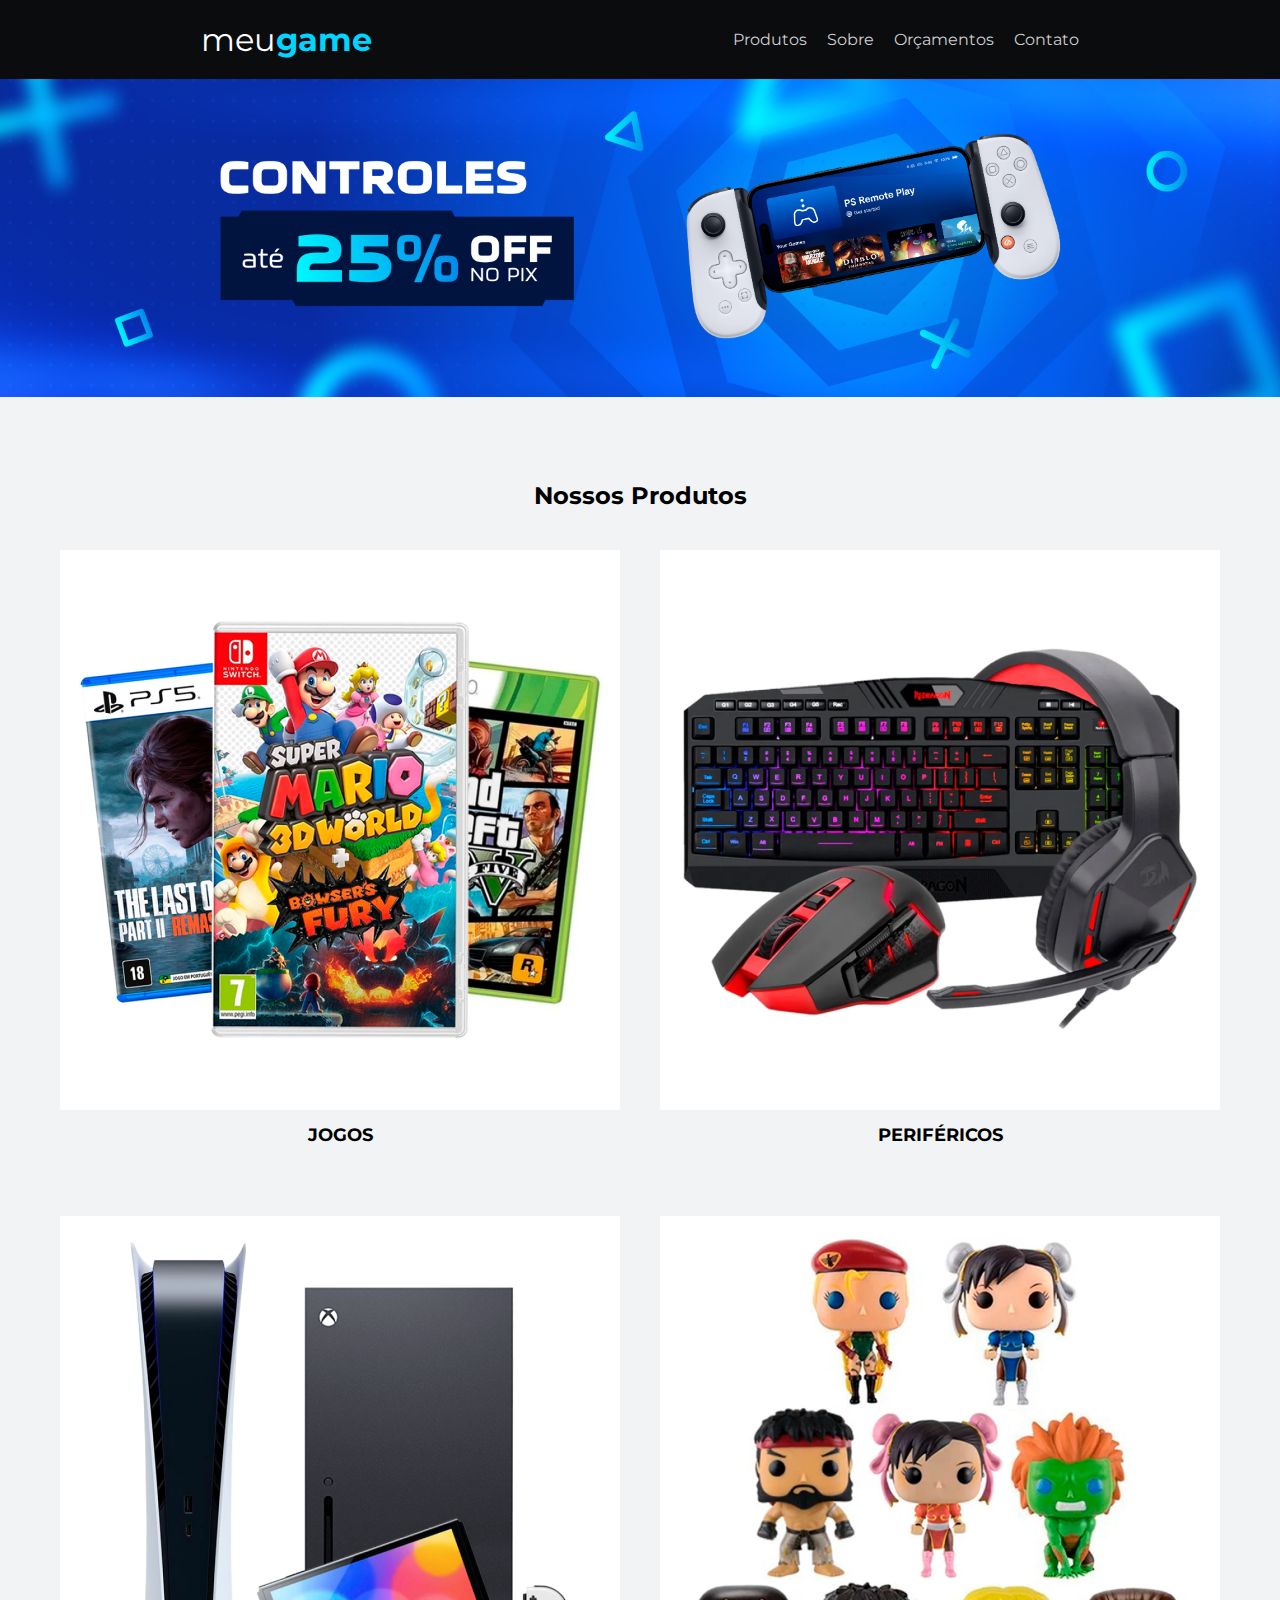
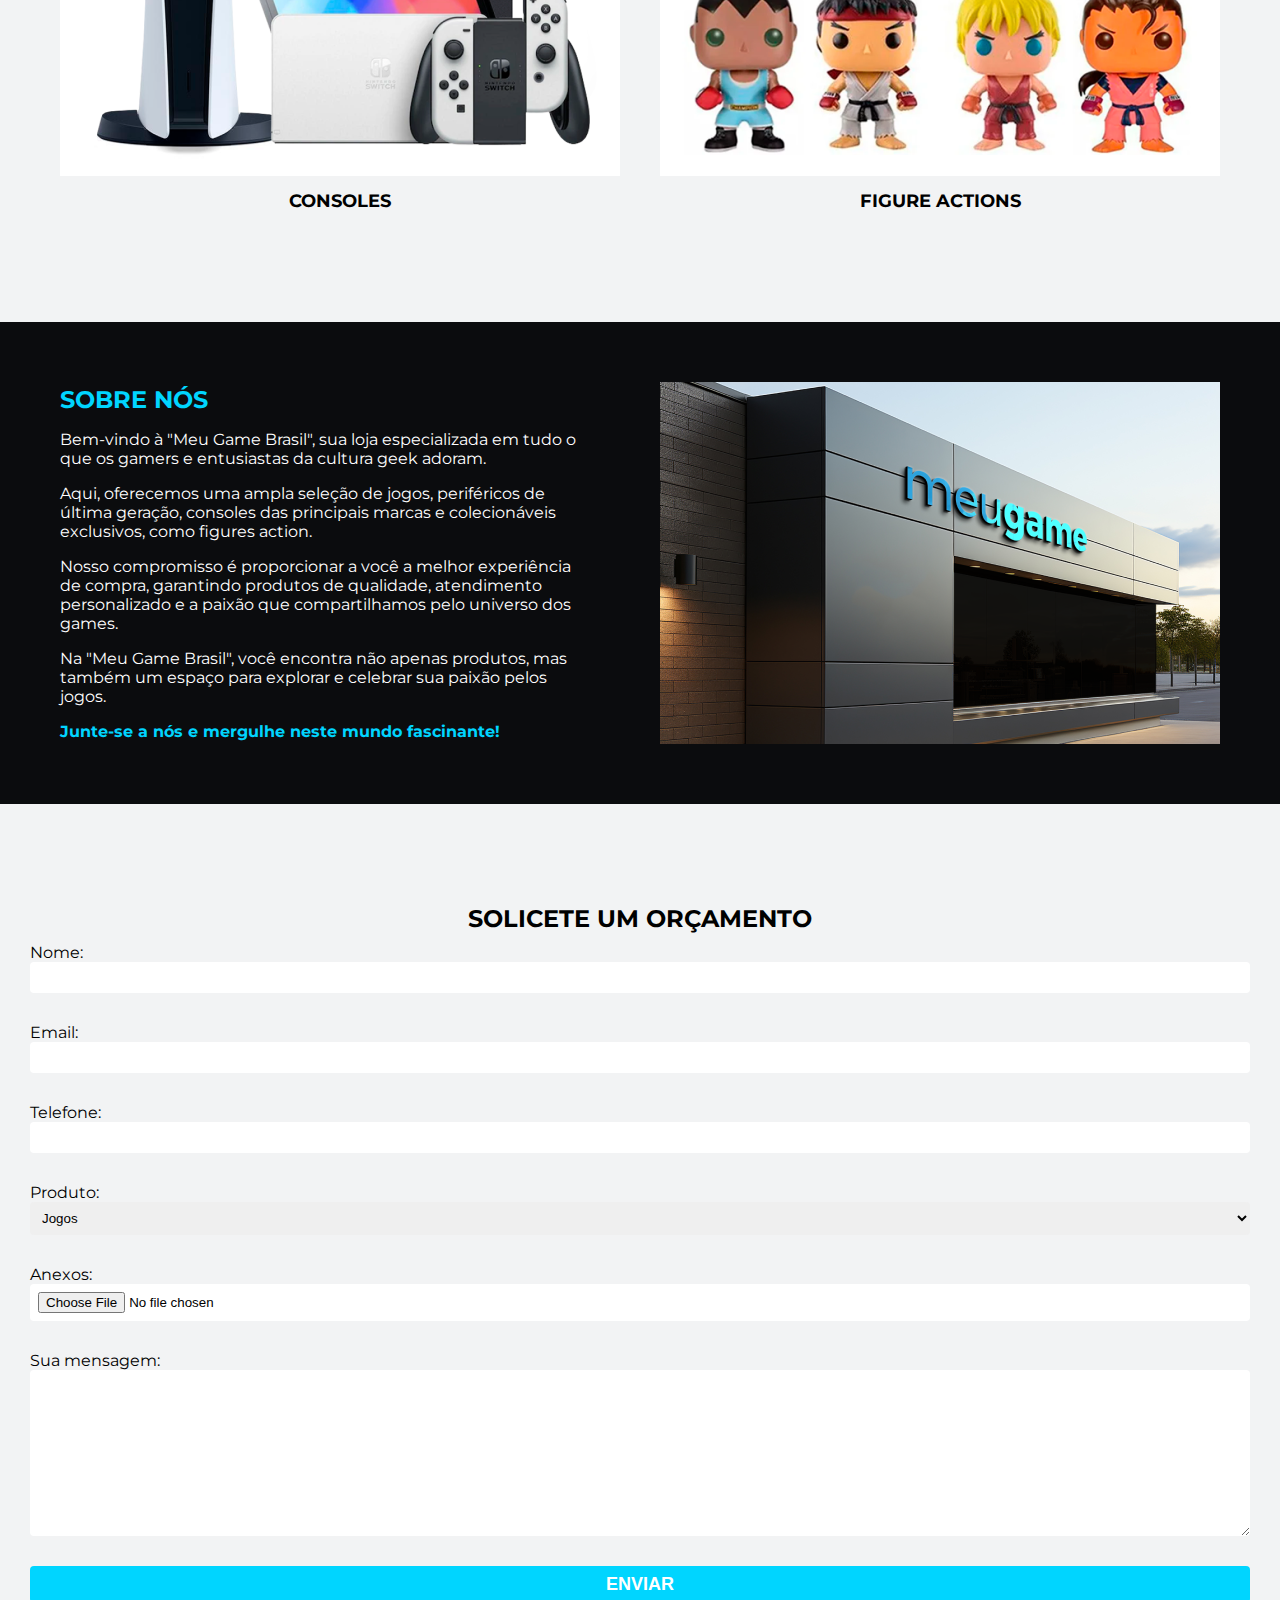
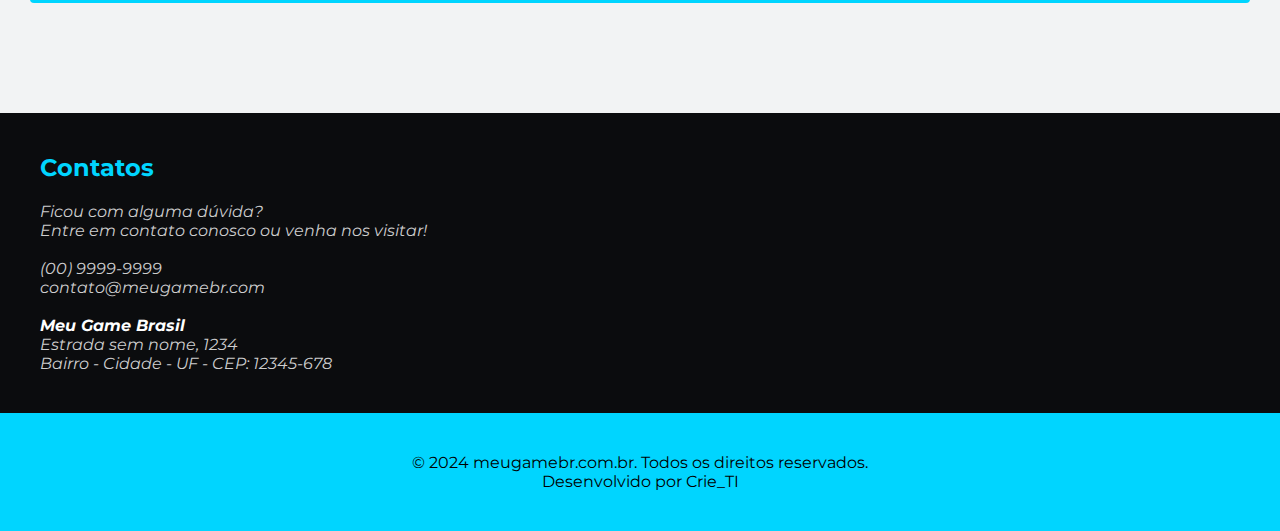
<file: Projeto_1/html/index.html>
<!DOCTYPE html>
<html lang="en">
  <head>
    <meta charset="UTF-8" />
    <meta name="viewport" content="width=device-width, initial-scale=1.0" />
    <meta name="author" content="Guilherme Possebon" />
    <link rel="stylesheet" href="../css/style.css" />
    <link rel="stylesheet" href="../css/reset.css" />
    <link rel="preconnect" href="https://fonts.googleapis.com" />
    <link rel="preconnect" href="https://fonts.gstatic.com" crossorigin />

    <link
      href="https://fonts.googleapis.com/css2?family=Montserrat:ital,wght@0,100..900;1,100..900&display=swap"
      rel="stylesheet"
    />
    <title>Meu games brasil</title>
  </head>
  <body>
    <header>
      <h1>meu<span>game</span></h1>
      <nav>
        <a href="#produtcs">Produtos</a>
        <a href="#about">Sobre</a>
        <a href="#budget">Orçamentos</a>
        <a href="#contacts">Contato</a>
      </nav>
    </header>

    <section class="sectionBanner">
      <img src="../assets/banner.png" alt="" />
    </section>

    <section class="sectionProducts" id="produtcs">
      <h2>Nossos Produtos</h2>
      <div>
        <div>
          <img src="../assets/Foto_jogos.png" alt="Foto dos jogos" />
          <p>jogos</p>
        </div>
        <div>
          <img src="../assets/Foto_perifericos.png" alt="Foto dos periféicos" />
          <p>periféricos</p>
        </div>
      </div>
      <div>
        <div>
          <img src="../assets/Foto_consoles.png" alt="Foto dos consoles" />
          <p>consoles</p>
        </div>
        <div>
          <img
            src="../assets/Foto_actions.png"
            alt="fotos das figure actions"
          />
          <p>Figure actions</p>
        </div>
      </div>
    </section>

    <section class="sectionAbout" id="about">
      <div>
        <div class="textContainer">
          <h2>Sobre nós</h2>
          <p>
            Bem-vindo à "Meu Game Brasil", sua loja especializada em tudo o que
            os gamers e entusiastas da cultura geek adoram.
          </p>
          <p>
            Aqui, oferecemos uma ampla seleção de jogos, periféricos de última
            geração, consoles das principais marcas e colecionáveis exclusivos,
            como figures action.
          </p>
          <p>
            Nosso compromisso é proporcionar a você a melhor experiência de
            compra, garantindo produtos de qualidade, atendimento personalizado
            e a paixão que compartilhamos pelo universo dos games.
          </p>
          <p>
            Na "Meu Game Brasil", você encontra não apenas produtos, mas também
            um espaço para explorar e celebrar sua paixão pelos jogos.
          </p>
          <p class="lastLine">
            Junte-se a nós e mergulhe neste mundo fascinante!
          </p>
        </div>
      </div>
      <img src="../assets/Fachada.png" alt="foto da fachada da loja" />
    </section>

    <section class="sectionBudgets" id="budget">
      <h2>Solicete um orçamento</h2>
      <form id="form">
        <label for="userName">
          Nome:
          <input type="text" name="userName" id="" />
        </label>
        <label for="userEmail">
          Email:
          <input type="email" name="userEmail" id="" />
        </label>
        <label for="userPhone">
          Telefone:
          <input
            type="tel"
            name="userPhone"
            id=""
            pattern="[0-9]{2}-[0-9]{5}-[0-9]{4}"
          />
        </label>

        <label for="productList">
          Produto:
          <select name="productList" id="">
            <option value="jogos">Jogos</option>
            <option value="consoles">Consoles</option>
            <option value="perifericos">Periféricos</option>
            <option value="figure action">Figure Action</option>
          </select>
        </label>
        <label for="files">
          Anexos:
          <input type="file" name="files" id="" />
        </label>

        <label for="userMsg">
          Sua mensagem:
          <textarea id="" name="userMsg" rows="10" cols="50"></textarea>
        </label>
        <button type="submit">Enviar</button>
      </form>
    </section>

    <section class="sectionContact" id="contacts">
      <h2>Contatos</h2>
      <address>
        Ficou com alguma dúvida? <br />
        Entre em contato conosco ou venha nos visitar! <br /><br />
        (00) 9999-9999 <br />
        contato@meugamebr.com <br /><br />
        <span>Meu Game Brasil</span> <br />

        Estrada sem nome, 1234 <br />
        Bairro - Cidade - UF - CEP: 12345-678
      </address>
    </section>
    <footer>
      © 2024 meugamebr.com.br. Todos os direitos reservados. <br />
      Desenvolvido por Crie_TI
    </footer>
  </body>
</html>
</file>
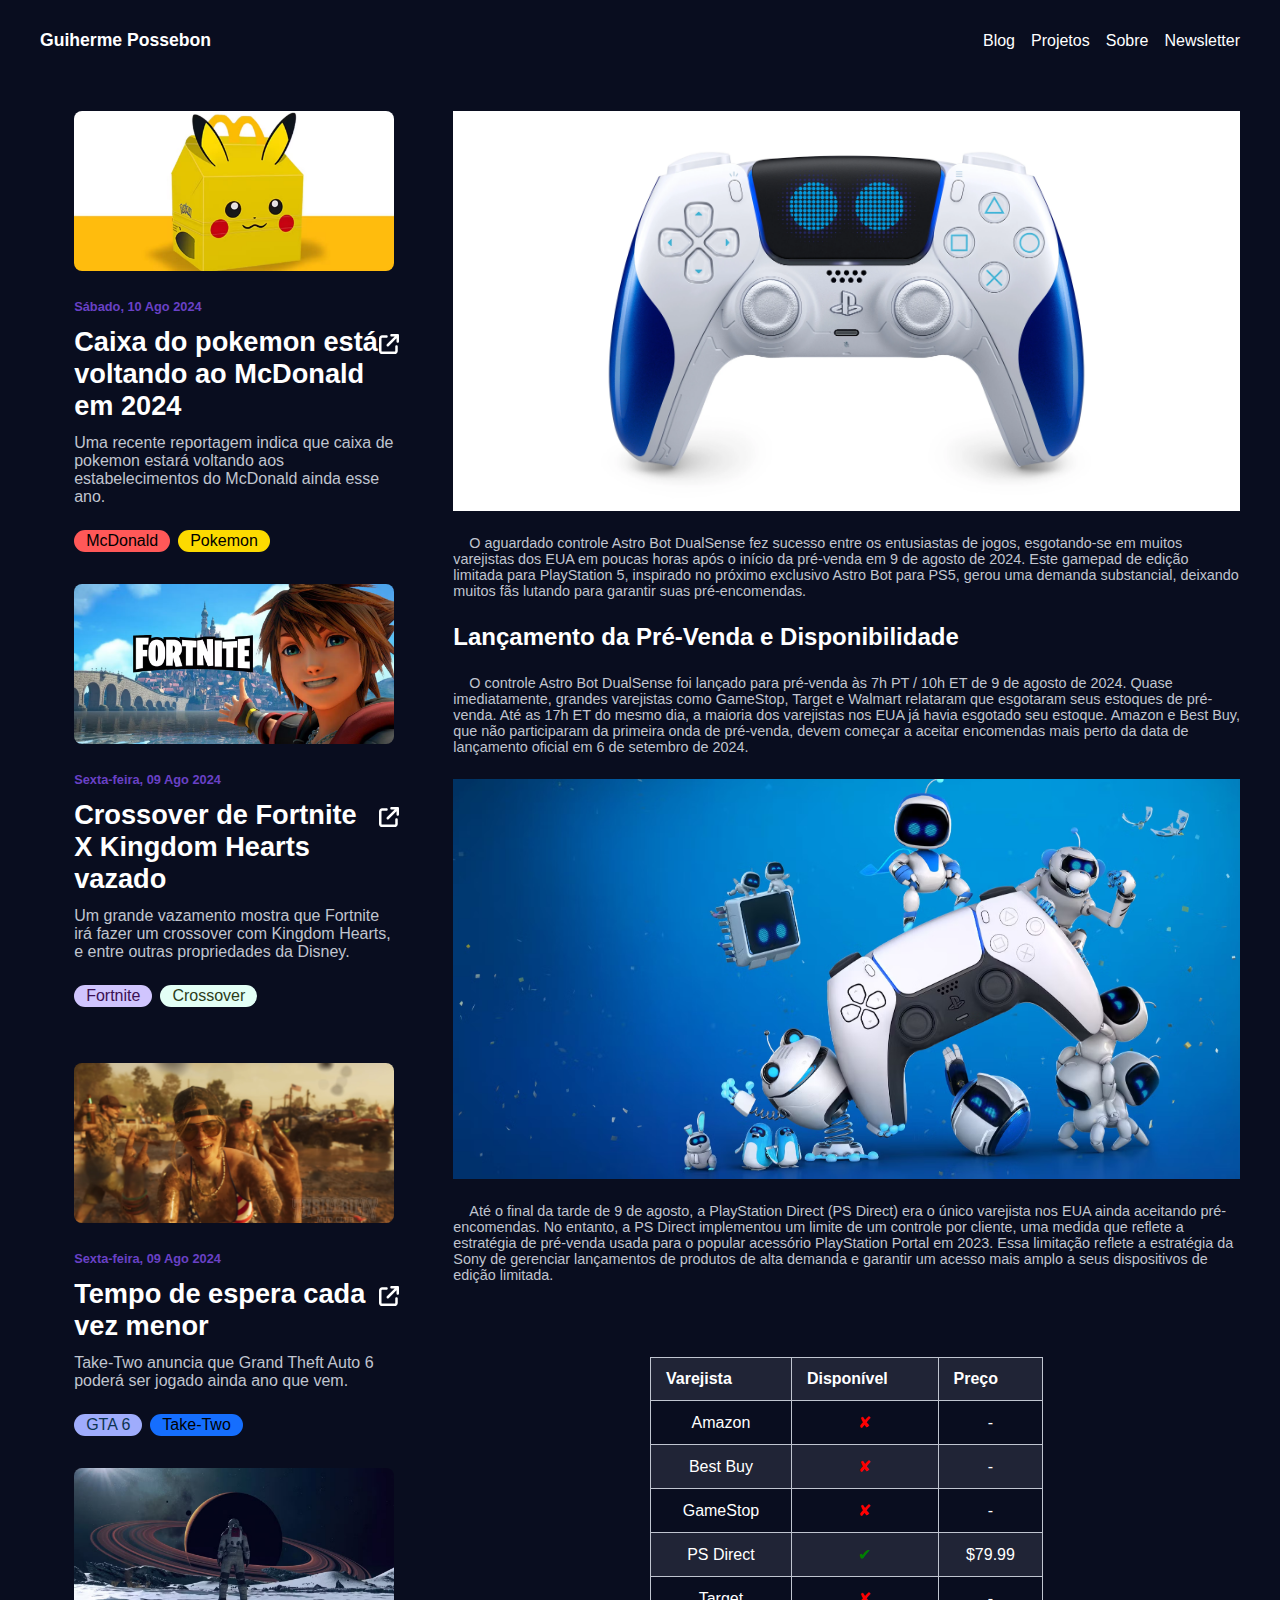
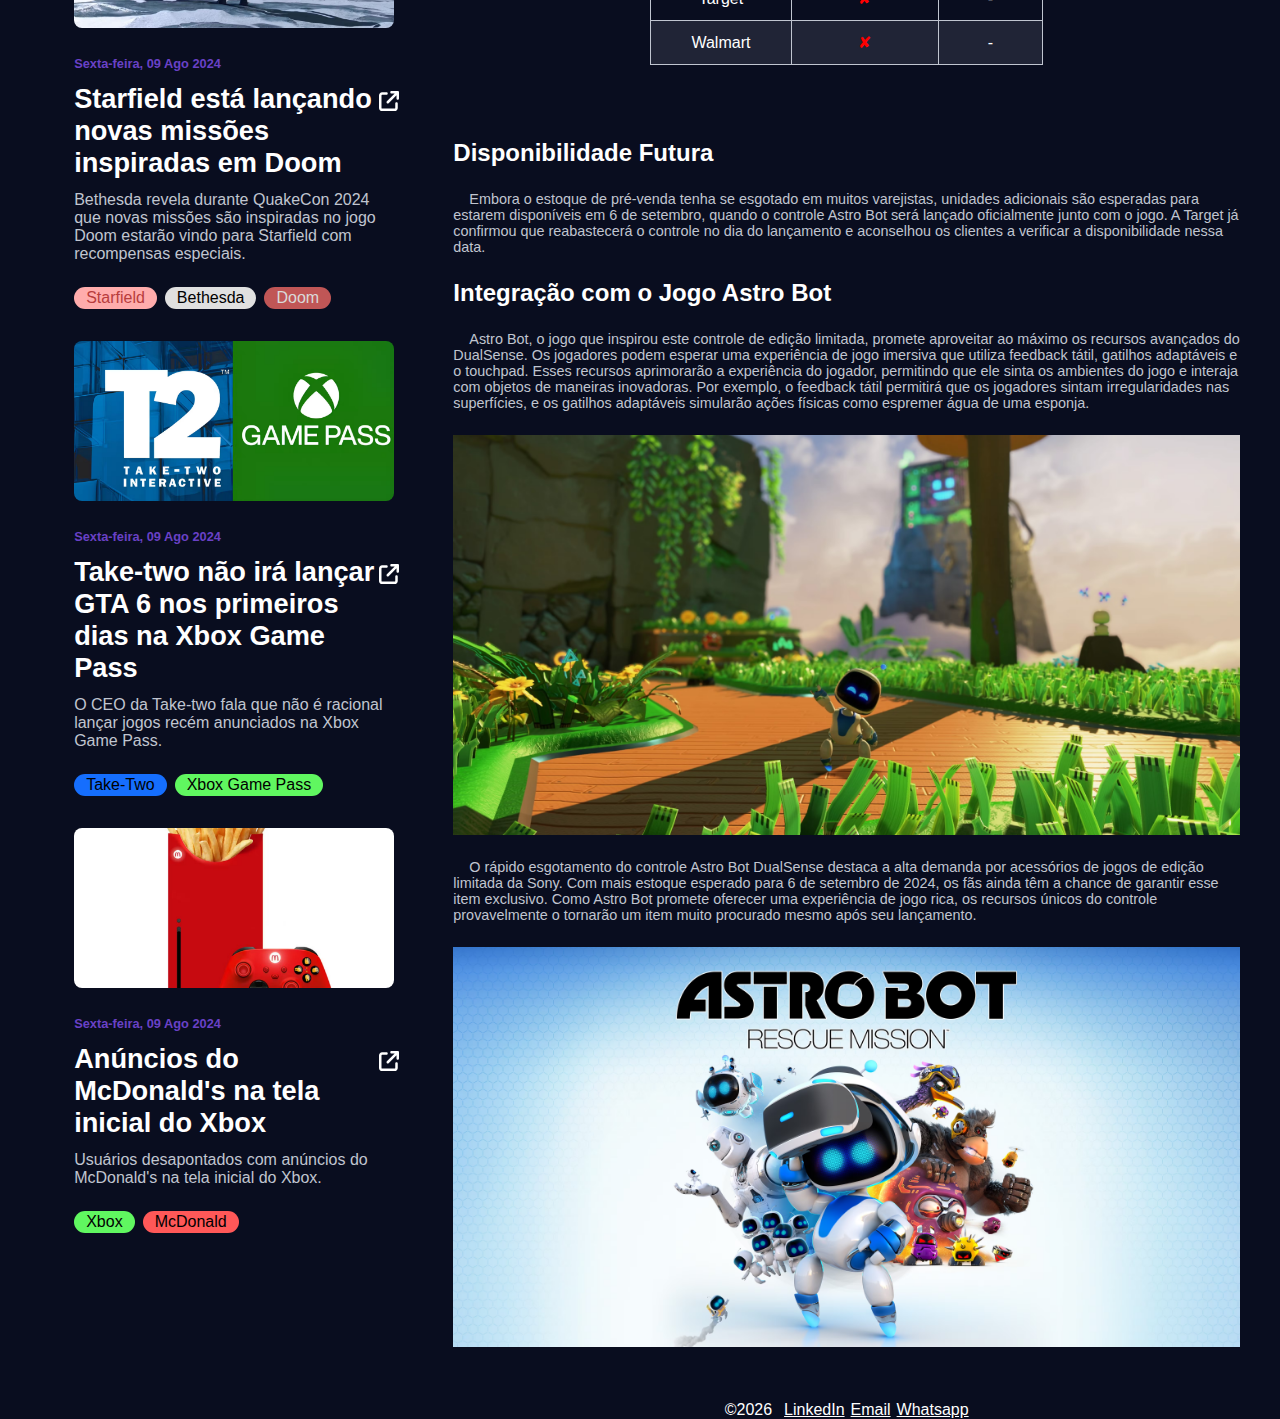
<file: TheBlog/acabou-o-estoque-do-novo-controle-de-PS5/index.html>
<!DOCTYPE html>
<html lang="en">
  <head>
    <meta charset="UTF-8" />
    <meta name="viewport" content="width=device-width, initial-scale=1.0" />
    <link rel="stylesheet" href="../css/reset.css" />
    <link rel="stylesheet" href="../css/header.css" />
    <link rel="stylesheet" href="../css/global.css" />
    <link rel="stylesheet" href="../css/variables.css" />
    <link rel="stylesheet" href="../css/footer.css" />
    <link rel="stylesheet" href="../css/mainPage/blogPostsSection.css" />
    <link rel="stylesheet" href="../css/aboutPage/aboutMeSection.css" />
    <link rel="stylesheet" href="../css/fullpostPage/FullPost.css" />
    <title>Acabou o estoque do novo controle de PS5</title>
  </head>
  <body>
    <header class="header">
      <div class="headerContainer limit">
        <a href="index.html" class="MyName">Guiherme Possebon</a>
        <nav class="navContainer">
          <a href="./index.html">Blog</a>
          <a href="../projetos/index.html">Projetos</a>
          <a href="../sobre/index.html">Sobre</a>
          <a href="../newsletter/index.html">Newsletter</a>
        </nav>
      </div>
    </header>
    <div class="contentContainer limit">
      <aside class="aside">
        <div class="postsLayout1">
          <!-- NOTE Post 1 -->
          <div class="postItems">
            <img src="../assets/pokemon.webp" alt="" class="postImg" />
            <div class="postContent">
              <p class="postDay">Sábado, 10 Ago 2024</p>
              <div class="postTitleContainer">
                <h2 class="secondTitle">
                  Caixa do pokemon está voltando ao McDonald em 2024
                </h2>
                <a
                  href="https://gamerant.com/pokemon-cards-tcg-mcdonalds-coming-back-when-2024/"
                  target="_blank"
                >
                  <svg
                    xmlns="http://www.w3.org/2000/svg"
                    height="20"
                    width="20"
                    viewBox="0 0 512 512"
                    fill="#fff"
                  >
                    <path
                      d="M320 0c-17.7 0-32 14.3-32 32s14.3 32 32 32l82.7 0L201.4 265.4c-12.5 12.5-12.5 32.8 0 45.3s32.8 12.5 45.3 0L448 109.3l0 82.7c0 17.7 14.3 32 32 32s32-14.3 32-32l0-160c0-17.7-14.3-32-32-32L320 0zM80 32C35.8 32 0 67.8 0 112L0 432c0 44.2 35.8 80 80 80l320 0c44.2 0 80-35.8 80-80l0-112c0-17.7-14.3-32-32-32s-32 14.3-32 32l0 112c0 8.8-7.2 16-16 16L80 448c-8.8 0-16-7.2-16-16l0-320c0-8.8 7.2-16 16-16l112 0c17.7 0 32-14.3 32-32s-14.3-32-32-32L80 32z"
                    />
                  </svg>
                </a>
              </div>
              <p class="postText">
                Uma recente reportagem indica que caixa de pokemon estará
                voltando aos estabelecimentos do McDonald ainda esse ano.
              </p>
            </div>
            <div class="categoriesCotainer">
              <span class="mcDonald tag">McDonald</span>
              <span class="pokemon tag">Pokemon</span>
            </div>
          </div>
          <!-- NOTE Post 3 -->
          <div class="postItems">
            <img src="../assets/fortnite.webp" alt="" class="postImg" />
            <div class="postContent">
              <p class="postDay">Sexta-feira, 09 Ago 2024</p>
              <div class="postTitleContainer">
                <h2 class="secondTitle">
                  Crossover de Fortnite X Kingdom Hearts vazado
                </h2>
                <a
                  href="https://gamerant.com/fortnite-kingdom-hearts-disney-crossovers-leaks/"
                  target="_blank"
                >
                  <svg
                    xmlns="http://www.w3.org/2000/svg"
                    height="20"
                    width="20"
                    viewBox="0 0 512 512"
                    fill="#fff"
                  >
                    <path
                      d="M320 0c-17.7 0-32 14.3-32 32s14.3 32 32 32l82.7 0L201.4 265.4c-12.5 12.5-12.5 32.8 0 45.3s32.8 12.5 45.3 0L448 109.3l0 82.7c0 17.7 14.3 32 32 32s32-14.3 32-32l0-160c0-17.7-14.3-32-32-32L320 0zM80 32C35.8 32 0 67.8 0 112L0 432c0 44.2 35.8 80 80 80l320 0c44.2 0 80-35.8 80-80l0-112c0-17.7-14.3-32-32-32s-32 14.3-32 32l0 112c0 8.8-7.2 16-16 16L80 448c-8.8 0-16-7.2-16-16l0-320c0-8.8 7.2-16 16-16l112 0c17.7 0 32-14.3 32-32s-14.3-32-32-32L80 32z"
                    />
                  </svg>
                </a>
              </div>
              <p class="postText">
                Um grande vazamento mostra que Fortnite irá fazer um crossover
                com Kingdom Hearts, e entre outras propriedades da Disney.
              </p>
              <div class="categoriesCotainer">
                <span class="fortnite tag">Fortnite</span>
                <span class="crossover tag">Crossover</span>
              </div>
            </div>
          </div>
          <!-- NOTE Post 4 -->
          <div class="postItems">
            <img
              src="../assets/gta6.webp"
              alt=""
              class="postImg differentImg"
            />
            <div class="postContent">
              <p class="postDay">Sexta-feira, 09 Ago 2024</p>
              <div class="postTitleContainer">
                <h2 class="secondTitle">Tempo de espera cada vez menor</h2>
                <a href="">
                  <svg
                    xmlns="http://www.w3.org/2000/svg"
                    height="20"
                    width="20"
                    viewBox="0 0 512 512"
                    fill="#fff"
                  >
                    <path
                      d="M320 0c-17.7 0-32 14.3-32 32s14.3 32 32 32l82.7 0L201.4 265.4c-12.5 12.5-12.5 32.8 0 45.3s32.8 12.5 45.3 0L448 109.3l0 82.7c0 17.7 14.3 32 32 32s32-14.3 32-32l0-160c0-17.7-14.3-32-32-32L320 0zM80 32C35.8 32 0 67.8 0 112L0 432c0 44.2 35.8 80 80 80l320 0c44.2 0 80-35.8 80-80l0-112c0-17.7-14.3-32-32-32s-32 14.3-32 32l0 112c0 8.8-7.2 16-16 16L80 448c-8.8 0-16-7.2-16-16l0-320c0-8.8 7.2-16 16-16l112 0c17.7 0 32-14.3 32-32s-14.3-32-32-32L80 32z"
                    />
                  </svg>
                </a>
              </div>
              <p class="postText">
                Take-Two anuncia que Grand Theft Auto 6 poderá ser jogado ainda
                ano que vem.
              </p>
            </div>
            <div class="categoriesCotainer">
              <span class="GTA6 tag">GTA 6</span>
              <span class="taketwo tag">Take-Two</span>
            </div>
          </div>
          <!-- NOTE Post 5 -->
          <div class="postItems">
            <img src="../assets/starfield.webp" alt="" class="postImg" />
            <div class="postContent">
              <p class="postDay">Sexta-feira, 09 Ago 2024</p>
              <div class="postTitleContainer">
                <h2 class="secondTitle">
                  Starfield está lançando novas missões inspiradas em Doom
                </h2>
                <a
                  href="https://gamerant.com/starfield-doom-crossover-new-quest/"
                  target="_blank"
                >
                  <svg
                    xmlns="http://www.w3.org/2000/svg"
                    height="20"
                    width="20"
                    viewBox="0 0 512 512"
                    fill="#fff"
                  >
                    <path
                      d="M320 0c-17.7 0-32 14.3-32 32s14.3 32 32 32l82.7 0L201.4 265.4c-12.5 12.5-12.5 32.8 0 45.3s32.8 12.5 45.3 0L448 109.3l0 82.7c0 17.7 14.3 32 32 32s32-14.3 32-32l0-160c0-17.7-14.3-32-32-32L320 0zM80 32C35.8 32 0 67.8 0 112L0 432c0 44.2 35.8 80 80 80l320 0c44.2 0 80-35.8 80-80l0-112c0-17.7-14.3-32-32-32s-32 14.3-32 32l0 112c0 8.8-7.2 16-16 16L80 448c-8.8 0-16-7.2-16-16l0-320c0-8.8 7.2-16 16-16l112 0c17.7 0 32-14.3 32-32s-14.3-32-32-32L80 32z"
                    />
                  </svg>
                </a>
              </div>
              <p class="postText">
                Bethesda revela durante QuakeCon 2024 que novas missões são
                inspiradas no jogo Doom estarão vindo para Starfield com
                recompensas especiais.
              </p>
            </div>
            <div class="categoriesCotainer">
              <span class="starfield tag">Starfield</span>
              <span class="bethesda tag">Bethesda</span>
              <span class="doom tag">Doom</span>
            </div>
          </div>
          <!-- NOTE Post 6 -->
          <div class="postItems">
            <img src="../assets/takeTwo.webp" alt="" class="postImg" />
            <div class="postContent">
              <p class="postDay">Sexta-feira, 09 Ago 2024</p>
              <div class="postTitleContainer">
                <h2 class="secondTitle">
                  Take-two não irá lançar GTA 6 nos primeiros dias na Xbox Game
                  Pass
                </h2>
                <a
                  href="https://gamerant.com/take-two-xbox-game-pass-day-one-releases-irrational/"
                  target="_blank"
                >
                  <svg
                    xmlns="http://www.w3.org/2000/svg"
                    height="20"
                    width="20"
                    viewBox="0 0 512 512"
                    fill="#fff"
                  >
                    <path
                      d="M320 0c-17.7 0-32 14.3-32 32s14.3 32 32 32l82.7 0L201.4 265.4c-12.5 12.5-12.5 32.8 0 45.3s32.8 12.5 45.3 0L448 109.3l0 82.7c0 17.7 14.3 32 32 32s32-14.3 32-32l0-160c0-17.7-14.3-32-32-32L320 0zM80 32C35.8 32 0 67.8 0 112L0 432c0 44.2 35.8 80 80 80l320 0c44.2 0 80-35.8 80-80l0-112c0-17.7-14.3-32-32-32s-32 14.3-32 32l0 112c0 8.8-7.2 16-16 16L80 448c-8.8 0-16-7.2-16-16l0-320c0-8.8 7.2-16 16-16l112 0c17.7 0 32-14.3 32-32s-14.3-32-32-32L80 32z"
                    />
                  </svg>
                </a>
              </div>
              <p class="postText">
                O CEO da Take-two fala que não é racional lançar jogos recém
                anunciados na Xbox Game Pass.
              </p>
            </div>
            <div class="categoriesCotainer">
              <span class="taketwo tag">Take-Two</span>
              <span class="xbox tag">Xbox Game Pass</span>
            </div>
          </div>

          <!-- NOTE Post 7 -->
          <div class="postItems">
            <img src="../assets/mcXbox.webp" alt="" class="postImg" />
            <div class="postContent">
              <p class="postDay">Sexta-feira, 09 Ago 2024</p>
              <div class="postTitleContainer">
                <h2 class="secondTitle">
                  Anúncios do McDonald's na tela inicial do Xbox
                </h2>
                <a
                  href="https://gamerant.com/xbox-mcdonalds-ad/"
                  target="_blank"
                >
                  <svg
                    xmlns="http://www.w3.org/2000/svg"
                    height="20"
                    width="20"
                    viewBox="0 0 512 512"
                    fill="#fff"
                  >
                    <path
                      d="M320 0c-17.7 0-32 14.3-32 32s14.3 32 32 32l82.7 0L201.4 265.4c-12.5 12.5-12.5 32.8 0 45.3s32.8 12.5 45.3 0L448 109.3l0 82.7c0 17.7 14.3 32 32 32s32-14.3 32-32l0-160c0-17.7-14.3-32-32-32L320 0zM80 32C35.8 32 0 67.8 0 112L0 432c0 44.2 35.8 80 80 80l320 0c44.2 0 80-35.8 80-80l0-112c0-17.7-14.3-32-32-32s-32 14.3-32 32l0 112c0 8.8-7.2 16-16 16L80 448c-8.8 0-16-7.2-16-16l0-320c0-8.8 7.2-16 16-16l112 0c17.7 0 32-14.3 32-32s-14.3-32-32-32L80 32z"
                    />
                  </svg>
                </a>
              </div>
              <p class="postText">
                Usuários desapontados com anúncios do McDonald's na tela inicial
                do Xbox.
              </p>
            </div>
            <div class="categoriesCotainer">
              <span class="xbox tag">Xbox</span>
              <span class="mcDonald tag">McDonald</span>
            </div>
          </div>
        </div>
      </aside>
      <main class="main">
        <img src="../assets/ps5.webp" alt="" />
        <p class="textStyle">
          O aguardado controle Astro Bot DualSense fez sucesso entre os
          entusiastas de jogos, esgotando-se em muitos varejistas dos EUA em
          poucas horas após o início da pré-venda em 9 de agosto de 2024. Este
          gamepad de edição limitada para PlayStation 5, inspirado no próximo
          exclusivo Astro Bot para PS5, gerou uma demanda substancial, deixando
          muitos fãs lutando para garantir suas pré-encomendas.
        </p>

        <h2>Lançamento da Pré-Venda e Disponibilidade</h2>
        <p class="textStyle">
          O controle Astro Bot DualSense foi lançado para pré-venda às 7h PT /
          10h ET de 9 de agosto de 2024. Quase imediatamente, grandes varejistas
          como GameStop, Target e Walmart relataram que esgotaram seus estoques
          de pré-venda. Até as 17h ET do mesmo dia, a maioria dos varejistas nos
          EUA já havia esgotado seu estoque. Amazon e Best Buy, que não
          participaram da primeira onda de pré-venda, devem começar a aceitar
          encomendas mais perto da data de lançamento oficial em 6 de setembro
          de 2024.
        </p>
        <img src="../assets/img1.avif" alt="" class="test" />

        <p class="textStyle">
          Até o final da tarde de 9 de agosto, a PlayStation Direct (PS Direct)
          era o único varejista nos EUA ainda aceitando pré-encomendas. No
          entanto, a PS Direct implementou um limite de um controle por cliente,
          uma medida que reflete a estratégia de pré-venda usada para o popular
          acessório PlayStation Portal em 2023. Essa limitação reflete a
          estratégia da Sony de gerenciar lançamentos de produtos de alta
          demanda e garantir um acesso mais amplo a seus dispositivos de edição
          limitada.
        </p>

        <table>
          <thead>
            <tr>
              <th>Varejista</th>
              <th>Disponível</th>
              <th>Preço</th>
            </tr>
          </thead>
          <tbody>
            <tr>
              <td>Amazon</td>
              <td><span class="cross">✘</span></td>
              <td>-</td>
            </tr>
            <tr>
              <td>Best Buy</td>
              <td><span class="cross">✘</span></td>
              <td>-</td>
            </tr>
            <tr>
              <td>GameStop</td>
              <td><span class="cross">✘</span></td>
              <td>-</td>
            </tr>
            <tr>
              <td>PS Direct</td>
              <td><span class="check">✔</span></td>
              <td>$79.99</td>
            </tr>
            <tr>
              <td>Target</td>
              <td><span class="cross">✘</span></td>
              <td>-</td>
            </tr>
            <tr>
              <td>Walmart</td>
              <td><span class="cross">✘</span></td>
              <td>-</td>
            </tr>
          </tbody>
        </table>
        <h2>Disponibilidade Futura</h2>
        <p class="textStyle">
          Embora o estoque de pré-venda tenha se esgotado em muitos varejistas,
          unidades adicionais são esperadas para estarem disponíveis em 6 de
          setembro, quando o controle Astro Bot será lançado oficialmente junto
          com o jogo. A Target já confirmou que reabastecerá o controle no dia
          do lançamento e aconselhou os clientes a verificar a disponibilidade
          nessa data.
        </p>

        <h2>Integração com o Jogo Astro Bot</h2>
        <p class="textStyle">
          Astro Bot, o jogo que inspirou este controle de edição limitada,
          promete aproveitar ao máximo os recursos avançados do DualSense. Os
          jogadores podem esperar uma experiência de jogo imersiva que utiliza
          feedback tátil, gatilhos adaptáveis e o touchpad. Esses recursos
          aprimorarão a experiência do jogador, permitindo que ele sinta os
          ambientes do jogo e interaja com objetos de maneiras inovadoras. Por
          exemplo, o feedback tátil permitirá que os jogadores sintam
          irregularidades nas superfícies, e os gatilhos adaptáveis simularão
          ações físicas como espremer água de uma esponja.
        </p>

        <img src="../assets/img2.avif" alt="" />

        <p class="textStyle">
          O rápido esgotamento do controle Astro Bot DualSense destaca a alta
          demanda por acessórios de jogos de edição limitada da Sony. Com mais
          estoque esperado para 6 de setembro de 2024, os fãs ainda têm a chance
          de garantir esse item exclusivo. Como Astro Bot promete oferecer uma
          experiência de jogo rica, os recursos únicos do controle provavelmente
          o tornarão um item muito procurado mesmo após seu lançamento.
        </p>

        <img src="../assets/img3.avif" alt="" />
        <footer id="footerInfos" class="footer limit"></footer>
      </main>
    </div>
  </body>
  <script src="../js/script.js"></script>
</html>
</file>
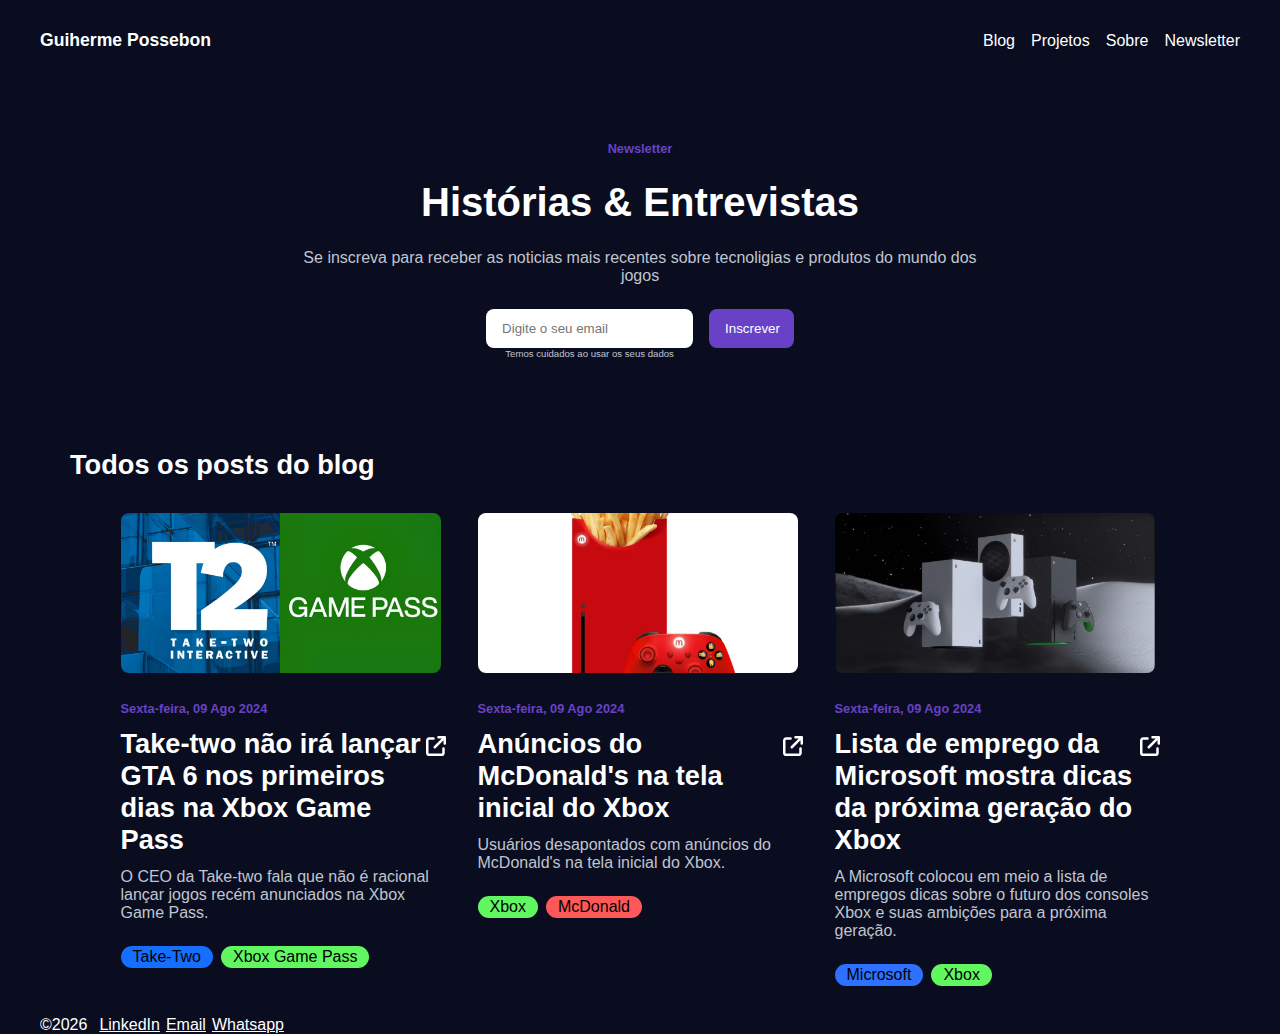
<file: TheBlog/newsletter/index.html>
<!DOCTYPE html>
<html lang="en">
  <head>
    <meta charset="UTF-8" />
    <meta name="viewport" content="width=device-width, initial-scale=1.0" />
    <link rel="stylesheet" href="../css/reset.css" />
    <link rel="stylesheet" href="../css/header.css" />
    <link rel="stylesheet" href="../css/global.css" />
    <link rel="stylesheet" href="../css/variables.css" />
    <link rel="stylesheet" href="../css/footer.css" />
    <link rel="stylesheet" href="../css/mainPage/blogPostsSection.css" />
    <link rel="stylesheet" href="../css/newsletterPage/newsletterForm.css" />
    <title>Newsletter</title>
  </head>
  <body>
    <header class="header">
      <div class="headerContainer limit">
        <a href="index.html" class="MyName">Guiherme Possebon</a>
        <nav class="navContainer">
          <a href="../index.html">Blog</a>
          <a href="../projetos/index.html">Projetos</a>
          <a href="../sobre/index.html">Sobre</a>
          <a href="index.html">Newsletter</a>
        </nav>
      </div>
    </header>
    <form class="newsletterForm">
      <p class="pageName">Newsletter</p>
      <h2 class="formTitle">Histórias & Entrevistas</h2>
      <p class="textForm">
        Se inscreva para receber as noticias mais recentes sobre tecnoligias e
        produtos do mundo dos jogos
      </p>

      <div class="formInputs">
        <div class="divInput">
          <input
            type="email"
            name="emailForm"
            id="emailForm"
            class="emailForm"
            placeholder="Digite o seu email"
          />
          <p class="privacyPolicy">Temos cuidados ao usar os seus dados</p>
        </div>
        <button type="submit" class="btnForm">Inscrever</button>
      </div>
    </form>

    <section class="newsletterPostsSection">
      <div class="newsletterContainer limit">
        <h2 class="secondTitle secondTitleWithMargin">
          Todos os posts do blog
        </h2>
        <div class="postsLayout1">
          <div class="recentPosts">
            <!-- NOTE Post 6 -->
            <div class="postItems">
              <img src="../assets/takeTwo.webp" alt="" class="postImg" />
              <div class="postContent">
                <p class="postDay">Sexta-feira, 09 Ago 2024</p>
                <div class="postTitleContainer">
                  <h2 class="secondTitle">
                    Take-two não irá lançar GTA 6 nos primeiros dias na Xbox
                    Game Pass
                  </h2>
                  <a
                    href="https://gamerant.com/take-two-xbox-game-pass-day-one-releases-irrational/"
                    target="_blank"
                  >
                    <svg
                      xmlns="http://www.w3.org/2000/svg"
                      height="20"
                      width="20"
                      viewBox="0 0 512 512"
                      fill="#fff"
                    >
                      <path
                        d="M320 0c-17.7 0-32 14.3-32 32s14.3 32 32 32l82.7 0L201.4 265.4c-12.5 12.5-12.5 32.8 0 45.3s32.8 12.5 45.3 0L448 109.3l0 82.7c0 17.7 14.3 32 32 32s32-14.3 32-32l0-160c0-17.7-14.3-32-32-32L320 0zM80 32C35.8 32 0 67.8 0 112L0 432c0 44.2 35.8 80 80 80l320 0c44.2 0 80-35.8 80-80l0-112c0-17.7-14.3-32-32-32s-32 14.3-32 32l0 112c0 8.8-7.2 16-16 16L80 448c-8.8 0-16-7.2-16-16l0-320c0-8.8 7.2-16 16-16l112 0c17.7 0 32-14.3 32-32s-14.3-32-32-32L80 32z"
                      />
                    </svg>
                  </a>
                </div>
                <p class="postText">
                  O CEO da Take-two fala que não é racional lançar jogos recém
                  anunciados na Xbox Game Pass.
                </p>
              </div>
              <div class="categoriesCotainer">
                <span class="taketwo tag">Take-Two</span>
                <span class="xbox tag">Xbox Game Pass</span>
              </div>
            </div>
            <!-- NOTE Post 7 -->
            <div class="postItems">
              <img src="../assets/mcXbox.webp" alt="" class="postImg" />
              <div class="postContent">
                <p class="postDay">Sexta-feira, 09 Ago 2024</p>
                <div class="postTitleContainer">
                  <h2 class="secondTitle">
                    Anúncios do McDonald's na tela inicial do Xbox
                  </h2>
                  <a
                    href="https://gamerant.com/xbox-mcdonalds-ad/"
                    target="_blank"
                  >
                    <svg
                      xmlns="http://www.w3.org/2000/svg"
                      height="20"
                      width="20"
                      viewBox="0 0 512 512"
                      fill="#fff"
                    >
                      <path
                        d="M320 0c-17.7 0-32 14.3-32 32s14.3 32 32 32l82.7 0L201.4 265.4c-12.5 12.5-12.5 32.8 0 45.3s32.8 12.5 45.3 0L448 109.3l0 82.7c0 17.7 14.3 32 32 32s32-14.3 32-32l0-160c0-17.7-14.3-32-32-32L320 0zM80 32C35.8 32 0 67.8 0 112L0 432c0 44.2 35.8 80 80 80l320 0c44.2 0 80-35.8 80-80l0-112c0-17.7-14.3-32-32-32s-32 14.3-32 32l0 112c0 8.8-7.2 16-16 16L80 448c-8.8 0-16-7.2-16-16l0-320c0-8.8 7.2-16 16-16l112 0c17.7 0 32-14.3 32-32s-14.3-32-32-32L80 32z"
                      />
                    </svg>
                  </a>
                </div>
                <p class="postText">
                  Usuários desapontados com anúncios do McDonald's na tela
                  inicial do Xbox.
                </p>
              </div>
              <div class="categoriesCotainer">
                <span class="xbox tag">Xbox</span>
                <span class="mcDonald tag">McDonald</span>
              </div>
            </div>
            <!-- NOTE Post 8 -->
            <div class="postItems">
              <img src="../assets/xbox.webp" alt="" class="postImg" />
              <div class="postContent">
                <p class="postDay">Sexta-feira, 09 Ago 2024</p>
                <div class="postTitleContainer">
                  <h2 class="secondTitle">
                    Lista de emprego da Microsoft mostra dicas da próxima
                    geração do Xbox
                  </h2>
                  <a
                    href="https://gamerant.com/microsoft-job-listings-next-gen-xbox-ambitions/"
                    target="_blank"
                  >
                    <svg
                      xmlns="http://www.w3.org/2000/svg"
                      height="20"
                      width="20"
                      viewBox="0 0 512 512"
                      fill="#fff"
                    >
                      <path
                        d="M320 0c-17.7 0-32 14.3-32 32s14.3 32 32 32l82.7 0L201.4 265.4c-12.5 12.5-12.5 32.8 0 45.3s32.8 12.5 45.3 0L448 109.3l0 82.7c0 17.7 14.3 32 32 32s32-14.3 32-32l0-160c0-17.7-14.3-32-32-32L320 0zM80 32C35.8 32 0 67.8 0 112L0 432c0 44.2 35.8 80 80 80l320 0c44.2 0 80-35.8 80-80l0-112c0-17.7-14.3-32-32-32s-32 14.3-32 32l0 112c0 8.8-7.2 16-16 16L80 448c-8.8 0-16-7.2-16-16l0-320c0-8.8 7.2-16 16-16l112 0c17.7 0 32-14.3 32-32s-14.3-32-32-32L80 32z"
                      />
                    </svg>
                  </a>
                </div>
                <p class="postText">
                  A Microsoft colocou em meio a lista de empregos dicas sobre o
                  futuro dos consoles Xbox e suas ambições para a próxima
                  geração.
                </p>
              </div>
              <div class="categoriesCotainer">
                <span class="microsoft tag">Microsoft</span>
                <span class="xbox tag">Xbox</span>
              </div>
            </div>
          </div>
        </div>
      </div>
    </section>

    <footer id="footerInfos" class="footer limit"></footer>
  </body>
  <script src="../js/script.js"></script>
</html>
</file>
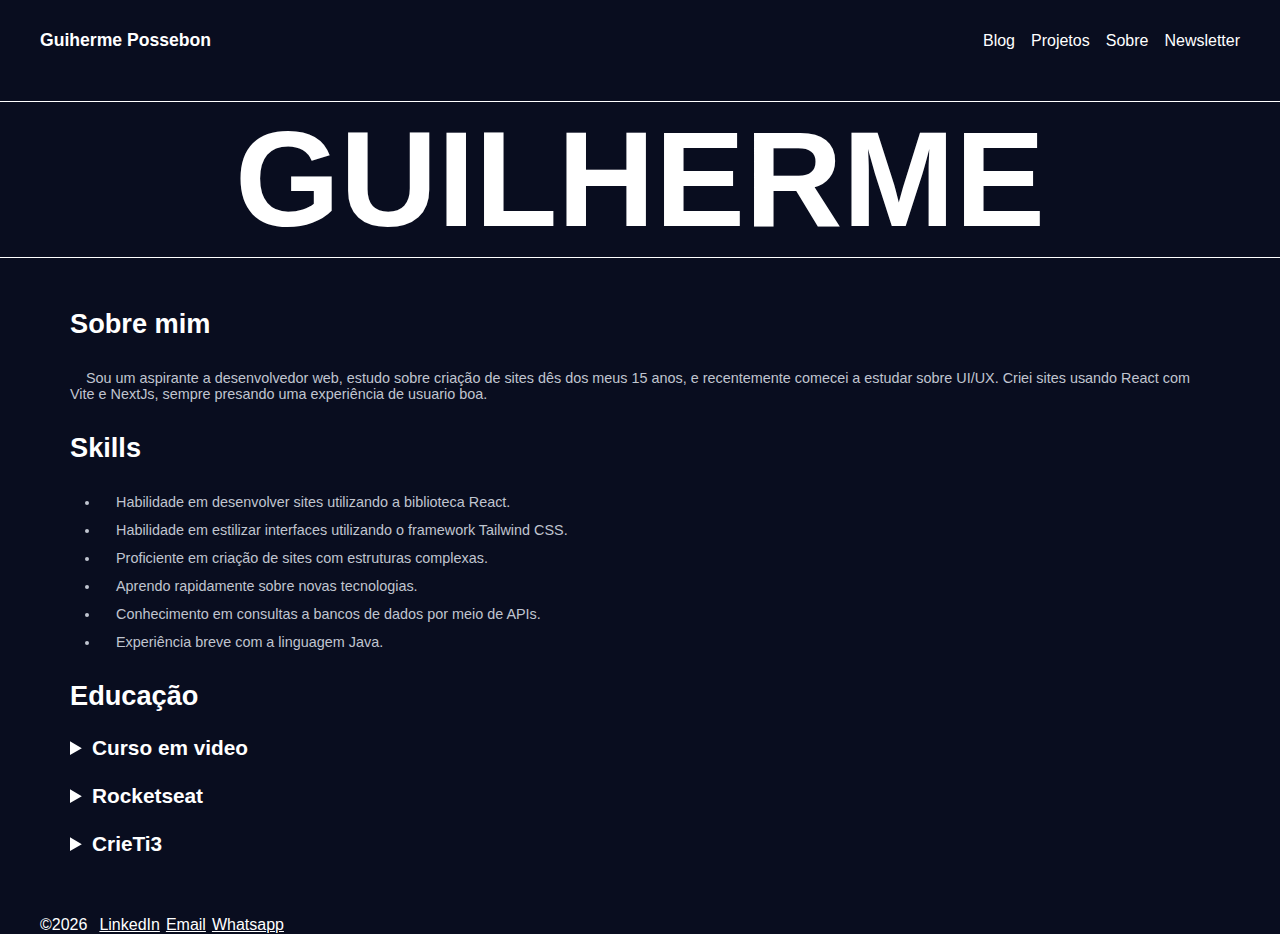
<file: TheBlog/sobre/index.html>
<!DOCTYPE html>
<html lang="en">
  <head>
    <meta charset="UTF-8" />
    <meta name="viewport" content="width=device-width, initial-scale=1.0" />
    <link rel="stylesheet" href="../css/reset.css" />
    <link rel="stylesheet" href="../css/header.css" />
    <link rel="stylesheet" href="../css/global.css" />
    <link rel="stylesheet" href="../css/variables.css" />
    <link rel="stylesheet" href="../css/footer.css" />
    <link rel="stylesheet" href="../css/mainPage/titleSection.css" />
    <link rel="stylesheet" href="../css/aboutPage/aboutMeSection.css" />
    <title>Sobre</title>
  </head>
  <body>
        <header class="header">
      <div class="headerContainer limit">
        <a href="index.html" class="MyName">Guiherme Possebon</a>
        <nav class="navContainer">
          <a href="../index.html">Blog</a>
          <a href="../projetos/index.html">Projetos</a>
          <a href="index.html">Sobre</a>
          <a href="../newsletter/index.html">Newsletter</a>
        </nav>
      </div>
    </header>
    <section class="TitleSection">
      <span class="line"></span>
      <h1 class="MainTitle">Guilherme</h1>
      <span class="line"></span>
    </section>

    <section class="aboutMeSection limit">

      <div class="aboutMe">
        <h2 class="secondTitle">Sobre mim</h2>
        <p class="textStyle">
          Sou um aspirante a desenvolvedor web, estudo sobre criação de sites
          dês dos meus 15 anos, e recentemente comecei a estudar sobre UI/UX.
          Criei sites usando React com Vite e NextJs, sempre presando uma
          experiência de usuario boa.
        </p>
      </div>
      <div class="skills">
        <h2 class="secondTitle">Skills</h2>
        <ul class="skillsList">
          <li class="textStyle">
            Habilidade em desenvolver sites utilizando a biblioteca React.
          </li>
          <li class="textStyle">
            Habilidade em estilizar interfaces utilizando o framework Tailwind
            CSS.
          </li>
          <li class="textStyle">
            Proficiente em criação de sites com estruturas complexas.
          </li>
          <li class="textStyle">
            Aprendo rapidamente sobre novas tecnologias.
          </li>
          <li class="textStyle">
            Conhecimento em consultas a bancos de dados por meio de APIs.
          </li>
          <li class="textStyle">Experiência breve com a linguagem Java.</li>
        </ul>
      </div>

      <div class="educacao">
        <h2 class="secondTitle">Educação</h2>
          <details title="Curso em video" class="details" >
            <summary>Curso em video</summary>
            <div class="content">
              <div class="contentInfos">
                <h3 class="detailsTitle">Curso de javascript básico</h3>
                <p class="textStyle">Série de videos feitos para ensinar o básico de javascript</p>
              </div>

              <div class="contentInfos">
                <h3 class="detailsTitle">Curso de html e css módulo 1 ao 4</h3>
                <p class="textStyle">Série de videos que ensinam do básico ao intermediario de html5 e css3</p>
              </div>
            </div>
          </details>

          <details title="Rocketseat" class="details" >
            <summary>Rocketseat</summary>
            <div class="content">
              <div class="contentInfos">
                <h3 class="detailsTitle">Conectar</h3>
                <p class="textStyle">Introdução a programação, ao funcionamento de computadores e da internet.</p>
                <a href="https://app.rocketseat.com.br/certificates/a6d73091-9b09-4176-832d-9d66abd18591" target="_blank" class="detailsLink">Link para o certificado</a>
              </div>

              <div class="contentInfos">
                <h3 class="detailsTitle">Fundamentar</h3>
                <p class="textStyle">Fundamentos de HTML, CSS, JavaScript, DOM, Terminal, NodeJS, EJS, SQL, Estrutura de Dados, Programação Orientada a Objetos, Programação Funcional, Git, GitHub e HTTP.</p>
                <a href="https://app.rocketseat.com.br/certificates/d5353e74-2257-416f-990b-f135d8ca0c92" target="_blank" class="detailsLink">Link para o certificado</a>
              </div>

              <div class="contentInfos">
                <h3 class="detailsTitle">Especializar</h3>
                <p class="textStyle">JavaScript Assíncrono e Promises, APIs, Fundamentos de ReactJS e TypeScript, GitHub para times, CSS Transition e Animation, SQL Avançado.</p>
                <a href="https://app.rocketseat.com.br/certificates/791fbd0d-3f38-4c55-a1ac-2a12dda3fa1d" target="_blank" class="detailsLink">Link para o certificado</a>
              </div>
            </div>
          </details>

          <details title="CrieTi3" class="details" >
            <summary>CrieTi3</summary>
            <div class="content">
              <div class="contentInfos">
                <h3 class="detailsTitle">Intensivão de programação</h3>
                <p class="textStyle">Curso de programação que ensina lógica, programação orientada a objetos, modelagem de banco de dados, frontend, consumo de APIs, ReactJs e React Native</p>
              </div>
            </div>
          </details>
        </ul>
      </div>
    </section>

    <footer id="footerInfos" class="footer limit"></footer>
  </body>
  <script src="../js/script.js"></script>
</html>
</file>
<file: Projeto_1/css/style.css>
header {
  background-color: #0b0c0e;
  padding: 20px;
  display: flex;
  align-items: center;
  justify-content: space-around;
  position: fixed;
  width: 100%;
}
header span {
  color: #00d5ff;
  font-weight: bold;
}
header h1 {
  font-family: "Montserrat", sans-serif;
  font-optical-sizing: auto;
  font-weight: normal;
  font-style: normal;
  color: white;
}
header nav {
  display: flex;
  gap: 20px;
}
header nav a {
  text-decoration: none;
  color: #cecece;
}
header nav a:hover {
  color: white;
}
.sectionProducts,
.sectionAbout,
.sectionBudgets,
.sectionContact {
  margin-top: 80px;
}
.sectionBanner {
  padding-top: 70px;
}
.sectionBanner img {
  width: 100%;
  object-fit: cover;
}
.sectionProducts {
  display: flex;
  flex-direction: column;
  align-items: center;
  gap: 40px;
}
.sectionProducts > div {
  display: flex;
  text-align: center;
  justify-content: center;
  flex-wrap: wrap;
  gap: 40px;
}

.sectionProducts img {
  width: 100%;
  background-color: white;
}
.sectionProducts p {
  margin-top: 10px;
  margin-bottom: 30px;
}
.sectionProducts p {
  text-transform: uppercase;
  font-weight: 700;
  font-size: 18px;
}

.sectionAbout {
  background-color: #0b0c0e;
  color: white;
  padding: 60px;
  display: flex;
  justify-content: center;
  align-items: center;
  gap: 80px;
}
@media screen and (max-width: 1000px) {
  .sectionAbout {
    flex-wrap: wrap;
  }
}
.sectionAbout h2 {
  text-transform: uppercase;
}

.sectionAbout h2,
.sectionAbout .lastLine {
  color: #00d5ff;
  font-weight: bold;
}
.sectionAbout img {
  width: 100%;
  max-width: fit-content;
}
.sectionAbout div {
  display: flex;
  flex-direction: column;
  justify-content: center;
}
.sectionAbout .textContainer {
  gap: 16px;
}

.sectionBudgets form {
  display: flex;
  flex-direction: column;
  margin-top: 10px;
  margin-bottom: 10px;
  gap: 30px;
}
.sectionBudgets form label {
  display: flex;
  flex-direction: column;
}
.sectionBudgets form select:hover {
  cursor: pointer;
}
.sectionBudgets form select {
  padding: 8px;
}
.sectionBudgets {
  margin-right: 10px;
  margin-left: 10px;
  padding: 20px;
  border-radius: 8px;
}
.sectionBudgets h2 {
  text-transform: uppercase;
  text-align: center;
}
.sectionBudgets summary {
  width: 100%;
  cursor: pointer;
}

.sectionBudgets button {
  background-color: #00d5ff;
  color: white;
  font-size: large;
  text-transform: uppercase;
  font-weight: bold;
}
.sectionBudgets button:hover {
  background-color: #24dafe;
}

.sectionBudgets input,
.sectionBudgets select,
.sectionBudgets textarea,
.sectionBudgets button {
  border: none;
  padding: 8px;
  border-radius: 4px;
}

.sectionBudgets input[type="file"] {
  background-color: white;
}

.sectionContact {
  background-color: #0b0c0e;
  color: #cecece;
  padding: 40px;
}
.sectionContact h2 {
  color: #00d5ff;
  font-weight: bold;
  margin-bottom: 20px;
}
.sectionContact span {
  font-weight: bold;
  color: white;
}

footer {
  background-color: #00d5ff;
  text-align: center;
  padding: 40px;
}
</file>
<file: TheBlog/css/header.css>
.header {
  padding: 30px;
}

.headerContainer {
  justify-content: space-between;
  align-items: center;
  flex-direction: column;
  gap: 24px;
}
.MyName {
  font-size: 1.1rem;
  font-weight: 700;
}

.navContainer {
  display: flex;
  gap: 1rem;
}

@media screen and (min-width: 600px) {
  .headerContainer {
    flex-direction: row;
  }
}
@media screen and (max-width: 450px) {
  .headerContainer {
    padding: 0;
  }
}
</file>
<file: TheBlog/css/global.css>
body {
  font-family: var(--font-family-primary);
  font-size: var(--font-size-default);
  background-color: var(--background-color-primary);
  overflow-x: hidden;
  color: var(--text-color);
}

a {
  color: var(--text-color);
}

a:hover {
  transition: all 300ms;
  color: var(--color-purple);
}

.secondTitleWithMargin {
  margin-left: 30px;
}

.secondTitle {
  font-size: 1.7rem;
  font-weight: 600;
}

.postTitleContainer a {
  margin: 8px 0 0 1px;
}

.limit {
  max-width: 800px;
  display: flex;
  margin: 0 auto;
}

@media only screen and (min-width: 1200px) {
  .limit {
    max-width: 1200px;
  }
}
</file>
<file: TheBlog/css/variables.css>
:root {
  --color-dark-blue: rgba(9, 13, 31, 1);
  --color-darkless-blue: rgb(32, 36, 54);
  --color-purple: rgba(105, 65, 198, 1);
  --color-blue: rgba(53, 56, 205, 1);
  --color-light-pink: rgba(193, 21, 116, 1);
  --color-almost-white: rgba(249, 245, 255, 1);
  --color-white: rgba(255, 255, 255, 1);
  --color-light-gray: rgba(192, 197, 208, 1);

  --font-family-inter: "Inter", sans-serif;
  --font-size-default: 16px;
  --border-radios: 8px;
  --border-radios-large: 16px;

  --font-family-primary: var(--font-family-inter);
  --background-color-primary: var(--color-dark-blue);

  --text-color: var(--color-white);
}
</file>
<file: TheBlog/css/footer.css>
.footer {
  display: flex;
  align-items: center;
  margin-top: 30px;
}

.contactsList {
  display: flex;
  gap: 6px;
  list-style: none;
  margin-left: 12px;
}

.contactsList a {
  text-decoration: underline;
}
</file>
<file: TheBlog/css/mainPage/blogPostsSection.css>
.blogPostsSection {
  padding: 30px 0;
}
.blogPostsContainer {
  display: flex;
  flex-direction: column;
}

.postsLayout1 {
  display: flex;
  flex-wrap: wrap;
  justify-content: center;

  margin-top: 32px;
  gap: 32px;
}
.post1 {
  margin-bottom: 32px;
}
.recentPosts {
  display: flex;
  flex-direction: row;
  flex-wrap: wrap;
  justify-content: center;

  gap: 32px;
}
.categoriesCotainer {
  display: flex;
  gap: 8px;
  margin-top: 24px;
}
.post2 .categoriesCotainer,
.post3 .categoriesCotainer {
  margin-top: 24px;
}
.postOne {
  width: 500px;
}
.postItems {
  width: 325px;
}

.postImg {
  width: 320px;
  object-fit: cover;
  border-radius: var(--border-radios);
}
.differentImg {
  height: 160px;
}

.externalLink {
  margin-top: 5px;
}

.postContent {
  margin: 24px 0;
}

.postDay {
  color: var(--color-purple);
  font-weight: 600;
  font-size: 0.8rem;
}

.postTitleContainer {
  display: flex;
  justify-content: space-between;
  margin: 12px 0;
}

.postText {
  color: var(--color-light-gray);
}

.tag {
  padding: 2px 12px;
  border-radius: var(--border-radios-large);
  font-weight: 500;
}

.AMD {
  background-color: rgb(252, 238, 223);
  color: rgb(178, 109, 50);
}

.events {
  background-color: rgb(216, 216, 255);
  color: rgb(53, 56, 205);
}
.gamescom {
  background-color: rgb(235, 213, 255);
  color: rgb(96, 35, 152);
}
.PS5 {
  background-color: rgb(232, 230, 254);
  color: rgb(31, 22, 139);
}
.controls {
  background-color: rgb(255, 255, 255);
  color: rgb(68, 68, 68);
}
.fortnite {
  background-color: rgb(208, 197, 254);
  color: rgb(59, 16, 83);
}
.crossover {
  background-color: rgb(227, 255, 246);
  color: rgb(43, 61, 25);
}
.GTA6 {
  background-color: rgb(159, 172, 252);
  color: rgb(12, 52, 81);
}
.taketwo {
  background-color: rgb(21, 110, 254);
  color: black;
}
.xbox {
  background-color: rgb(96, 247, 96);
  color: black;
}
.mcDonald {
  background-color: rgb(255, 88, 88);
  color: black;
}
.starfield {
  background-color: rgb(255, 172, 172);
  color: rgb(184, 60, 60);
}
.bethesda {
  background-color: rgb(224, 224, 224);
  color: black;
}
.doom {
  background-color: rgb(192, 86, 86);
  color: rgb(218, 218, 218);
}
.microsoft {
  background-color: rgb(46, 112, 255);
  color: black;
}

.pokemon {
  background-color: rgb(252, 218, 0);
  color: rgb(0, 0, 0);
}

.none {
  display: none;
}

@media only screen and (min-width: 768px) {
  .recentPosts {
    flex-direction: column;
  }
  .postTwoAndThree {
    display: flex;
    flex-direction: column;
    gap: 32px;
  }
  .postsLayout2 {
    display: flex;
    flex-direction: column;
    gap: 32px;
  }
  .post2,
  .post3 {
    display: flex;
    width: 100%;
    align-items: center;
    gap: 32px;
  }
  .post2 .postContent,
  .post3 .postContent {
    display: flex;
    flex-direction: column;
    margin: 0;
  }

  .post2 .postImg,
  .post3 .postImg {
    height: 200px;
    min-width: 320px;
  }
  .post1,
  .post4 {
    width: 100%;
  }
  .post1 .postImg,
  .post4 .postImg {
    width: 100%;
    object-fit: cover;
    height: 300px;
  }
  .post1 {
    margin: 0;
  }
}
@media only screen and (min-width: 1200px) {
  .recentPosts {
    flex-direction: row;
  }

  .postsLayout2 {
    display: flex;
    width: 100%;
    gap: 32px;
    flex-direction: row;
  }

  .post2,
  .post3 {
    display: flex;
    align-items: center;
    gap: 24px;
  }
  .post2 .postImg,
  .post3 .postImg {
    height: 250px;
    object-fit: cover;
  }

  .post1 {
    width: 100%;
  }
}
</file>
<file: TheBlog/css/aboutPage/aboutMeSection.css>
.aboutMeSection {
  padding: 30px;
  display: flex;
  flex-direction: column;
  gap: 30px;
}

.imgAbout {
  background-color: white;
  width: 100%;
  height: 300px;
}

.aboutMe,
.skills {
  display: flex;
  flex-direction: column;
  gap: 30px;
}

.textStyle {
  color: var(--color-light-gray);
  font-size: 0.9rem;
  text-indent: 1rem;
}

.skillsList {
  margin-left: 30px;
  display: flex;
  flex-direction: column;
  gap: 12px;
}

.educacao {
  display: flex;
  flex-direction: column;
  gap: 24px;
}

.content {
  margin-left: 24px;
  display: flex;
  flex-direction: column;
  gap: 24px;
}

.details summary {
  font-size: 1.3rem;
  font-weight: bold;
}
.detailsTitle {
  font-size: 1.2;
  font-weight: 500;
}

.detailsLink {
  text-decoration: underline;
}
</file>
<file: TheBlog/css/fullpostPage/FullPost.css>
.contentContainer {
  display: grid;
  grid-template-columns: 0.5fr 1fr;
  grid-template-rows: 1fr;
  grid-column-gap: 20px;
  margin-top: 30px;
}

.main {
  display: flex;
  flex-direction: column;
  gap: 24px;
}
.main img {
  width: 100%;
  height: 400px;
  object-fit: cover;
}

.postsLayout1 {
  margin-top: 0;
}

table {
  width: 50%;
  margin: 50px auto;
  border-collapse: collapse;
}

th,
td {
  padding: 12px 15px;
  border: 1px solid var(--color-light-gray);
  text-align: left;
}

th {
  background-color: var(--color-darkless-blue);
  color: #fff;
}

tr:nth-child(even) {
  background-color: var(--color-darkless-blue);
}

td {
  text-align: center;
}

.cross {
  color: red;
}

.check {
  color: green;
}

@media only screen and (max-width: 768px) {
  .body {
    display: flex;
  }
  .aside {
    display: none;
  }
  .main {
    width: calc(100vw - 40px);
    margin: 20px;
  }
  .main img {
    width: 100%;
    height: 400px;
    object-fit: cover;
  }
}
@media only screen and (max-width: 1200px) {
  .test {
    object-position: 75%;
  }
}
</file>
<file: TheBlog/css/newsletterPage/newsletterForm.css>
.newsletterPostsSection {
  margin: 30px 0;
}
.postsLayout1 {
  display: flex;
}
.newsletterForm {
  display: flex;
  flex-direction: column;
  align-items: center;
  gap: 24px;
  padding: 60px;
}
.pageName {
  color: var(--color-purple);
  font-weight: 600;
  font-size: 0.8rem;
}

.formTitle {
  font-size: 2.5rem;
  text-align: center;
}
.textForm {
  color: var(--color-light-gray);
  width: 60%;
  text-align: center;
}
.formInputs {
  display: flex;
  gap: 16px;
  align-items: baseline;
}

.privacyPolicy {
  color: var(--color-light-gray);
  font-size: 0.6rem;
  text-align: center;
}
.emailForm,
.btnForm {
  padding: 12px 14px 12px 16px;
  border-radius: var(--border-radios);
  border: none;
}

.btnForm {
  background-color: var(--color-purple);
  color: white;
}
.newsletterContainer {
  display: flex;
  flex-direction: column;
}

@media only screen and (min-width: 768px) {
  .recentPosts {
    flex-direction: row;
  }
}
</file>
<file: TheBlog/css/mainPage/titleSection.css>
.TitleSection {
  text-align: center;
  display: flex;
  justify-content: center;
  margin: 20px 0;
}

.MainTitle {
  font-weight: 700;
  font-size: 15vmin;
  text-transform: uppercase;
  border: 1px solid;
  border-left: 0;
  border-right: 0;
  width: 1400px;
}
</file>
